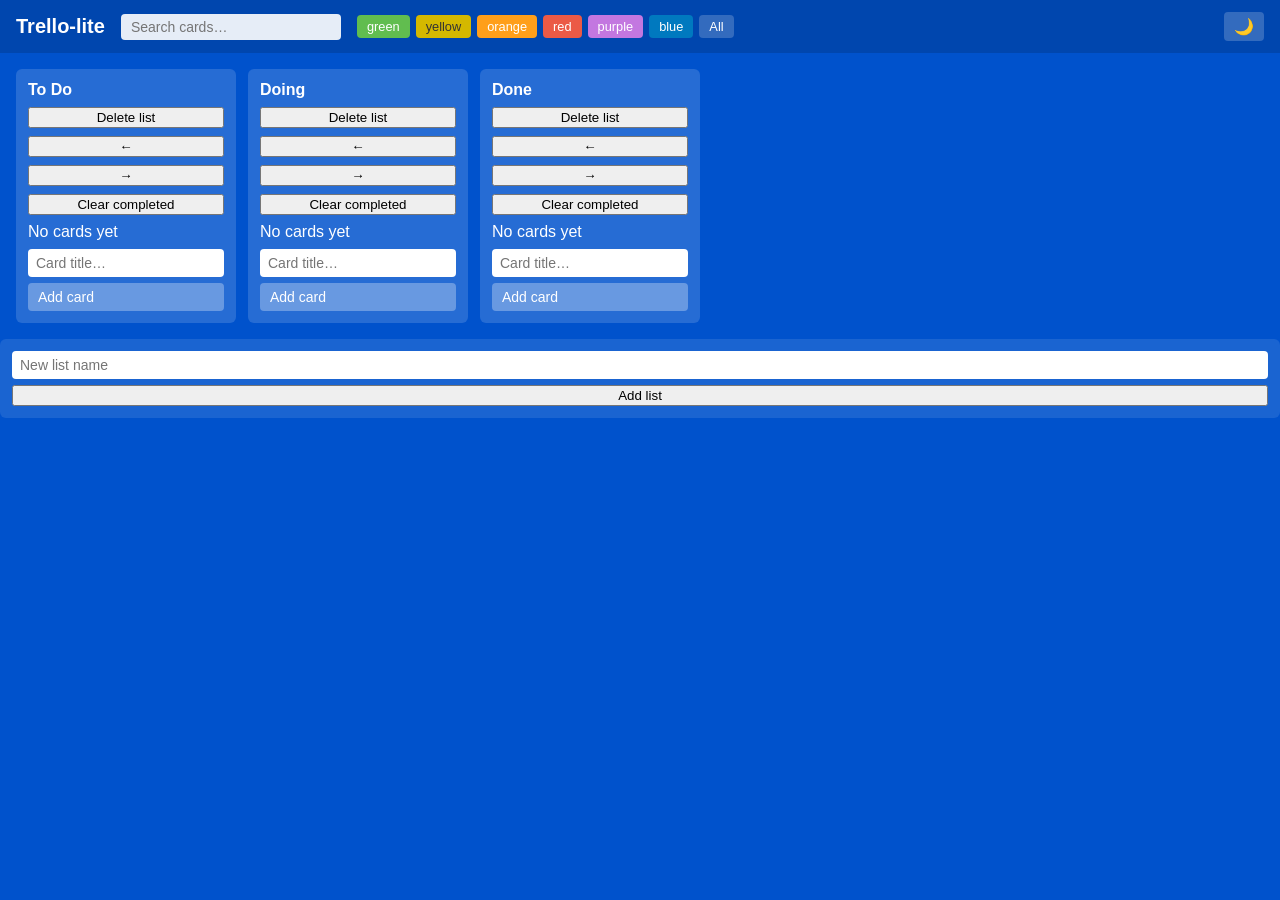
<file: index.html>
<!DOCTYPE html>
<html lang="en">
<head>
  <meta charset="UTF-8">
  <meta name="viewport" content="width=device-width, initial-scale=1.0">
  <title>Trello-lite</title>
  <link rel="stylesheet" href="style.css">
</head>
<body>
  <header>
    <h1>Trello-lite</h1>
    <input type="search" id="search" placeholder="Search cards…" aria-label="Search cards">
    <div class="filter-controls" id="label-filter-controls"></div>
    <button class="theme-toggle" id="theme-toggle" type="button" aria-label="Toggle dark mode" title="Toggle dark mode">🌙</button>
  </header>
  <div class="board-container"></div>
  <script src="app.js"></script>
</body>
</html>
</file>
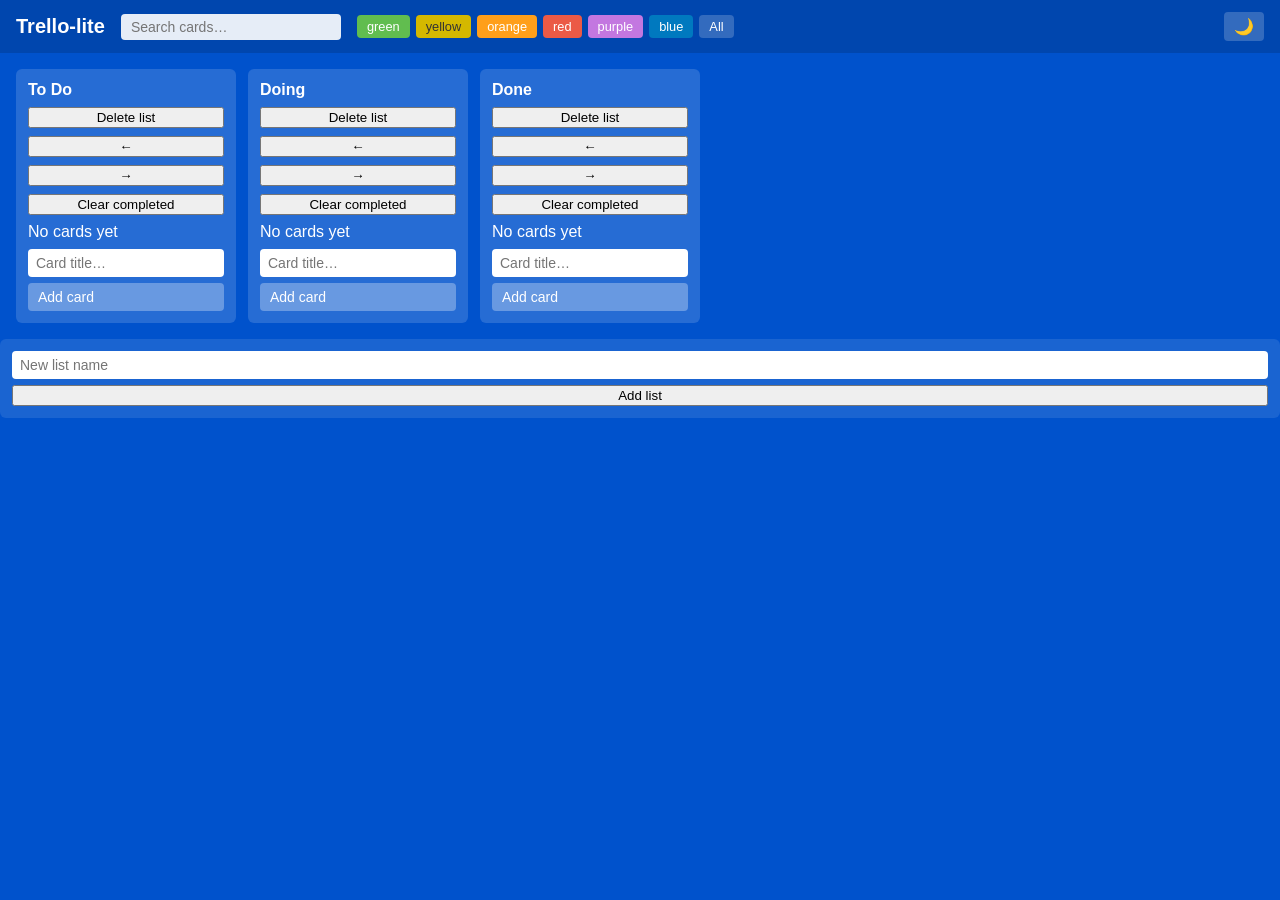
<file: tests/index.html>
<!DOCTYPE html>
<html lang="en">
<head>
  <meta charset="UTF-8">
  <meta name="viewport" content="width=device-width, initial-scale=1.0">
  <title>Trello-lite</title>
  <link rel="stylesheet" href="../style.css">
</head>
<body>
  <header>
    <h1>Trello-lite</h1>
    <input type="search" id="search" placeholder="Search cards…" aria-label="Search cards">
    <div class="filter-controls" id="label-filter-controls"></div>
    <button class="theme-toggle" id="theme-toggle" type="button" aria-label="Toggle dark mode" title="Toggle dark mode">🌙</button>
  </header>
  <div class="board-container"></div>
  <script src="../app.js"></script>
</body>
</html>
</file>
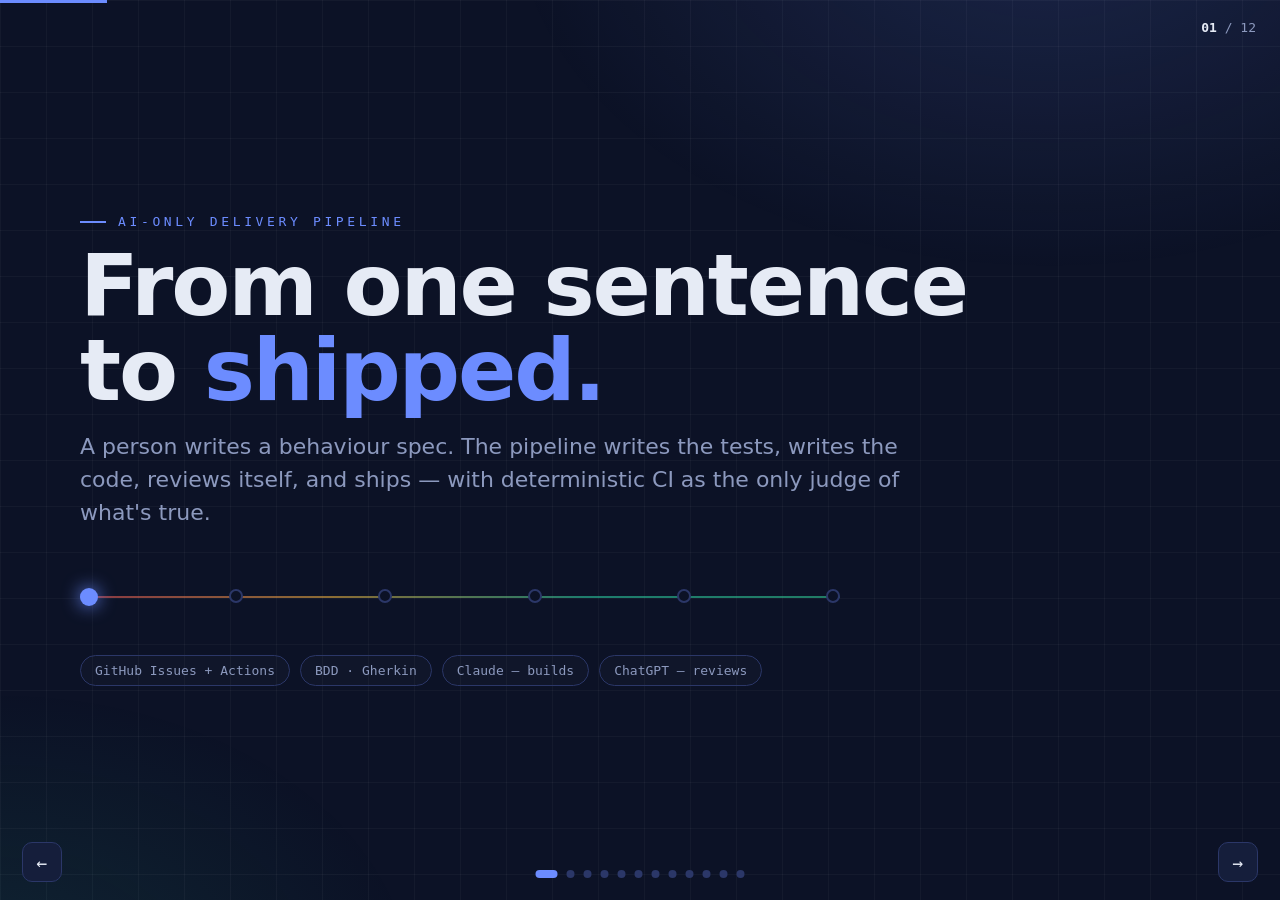
<file: docs/pipeline-deck.html>
<!doctype html>
<html lang="en">
<head>
  <meta charset="utf-8">
  <meta name="viewport" content="width=device-width, initial-scale=1">
  <title>AI-Only Delivery Pipeline</title>
</head>
<body>
<!--
  ============================================================================
  AI-ONLY DELIVERY PIPELINE — slide deck
  ----------------------------------------------------------------------------
  HOW TO EDIT
    • Each slide is a  <section class="slide">  block. Edit the text directly.
    • Colors & fonts live in the :root variables just below — change them once.
    • Navigate: ← / → arrow keys, Space, the on-screen arrows, or the dots.
  ============================================================================
-->
<style>
  :root {
    /* ---- palette (edit here) ---- */
    --ground:   #0C1226;   /* deep indigo-navy */
    --panel:    #151E3B;
    --panel-2:  #1C2750;
    --line:     #2B3768;
    --text:     #E6EBF5;
    --muted:    #8C99BE;
    --accent:   #6C8CFF;   /* periwinkle — AI / automation (the brand colour) */
    --claude:   #6C8CFF;   /* generation (Claude) */
    --gpt:      #2DD4A7;   /* review (ChatGPT) */
    --pass:     #34D399;   /* deterministic gate: pass */
    --fail:     #F2555A;   /* deterministic gate: must-fail */
    --amber:    #F4B740;   /* deterministic CI / human touchpoint */

    /* ---- type ---- */
    --sans: "Inter", system-ui, -apple-system, "Segoe UI", Helvetica, Arial, sans-serif;
    --mono: ui-monospace, "SF Mono", "JetBrains Mono", Menlo, Consolas, monospace;
  }

  * { box-sizing: border-box; }
  html, body { margin: 0; height: 100%; }
  body {
    background: var(--ground);
    color: var(--text);
    font-family: var(--sans);
    overflow: hidden;
    -webkit-font-smoothing: antialiased;
  }

  /* faint blueprint grid + glow so the dark ground isn't flat */
  .bg {
    position: fixed; inset: 0; z-index: 0; pointer-events: none;
    background-image:
      radial-gradient(900px 600px at 82% -10%, rgba(108,140,255,.16), transparent 60%),
      radial-gradient(700px 500px at 0% 110%, rgba(45,212,167,.10), transparent 60%),
      linear-gradient(rgba(255,255,255,.035) 1px, transparent 1px),
      linear-gradient(90deg, rgba(255,255,255,.035) 1px, transparent 1px);
    background-size: 100% 100%, 100% 100%, 46px 46px, 46px 46px;
  }

  /* ---- deck mechanics ---- */
  .deck { position: relative; z-index: 1; height: 100vh; overflow: hidden; }
  .track {
    display: flex; height: 100%;
    transition: transform .5s cubic-bezier(.7,.05,.2,1);
  }
  .slide {
    position: relative;
    min-width: 100vw; height: 100vh;
    padding: clamp(28px, 6vw, 96px);
    display: flex; flex-direction: column; justify-content: center;
    gap: 22px;
  }
  .slide-inner { max-width: 1120px; width: 100%; margin: 0 auto; }

  /* ---- shared type ---- */
  .eyebrow {
    font-family: var(--mono); font-size: 13px; letter-spacing: .28em;
    text-transform: uppercase; color: var(--accent);
    display: flex; align-items: center; gap: 12px;
  }
  .eyebrow::before { content: ""; width: 26px; height: 2px; background: var(--accent); }
  h1 {
    font-size: clamp(40px, 7vw, 86px); line-height: .98; letter-spacing: -.025em;
    font-weight: 800; margin: 14px 0 0;
  }
  h2 {
    font-size: clamp(28px, 4.4vw, 50px); line-height: 1.04; letter-spacing: -.02em;
    font-weight: 800; margin: 12px 0 0;
  }
  .lead { font-size: clamp(17px, 2vw, 22px); line-height: 1.5; color: var(--muted); max-width: 60ch; margin-top: 18px; }
  strong { color: var(--text); font-weight: 700; }
  .accent { color: var(--accent); }
  .mono { font-family: var(--mono); }

  /* code chip */
  code {
    font-family: var(--mono); font-size: .92em;
    background: var(--panel-2); border: 1px solid var(--line);
    padding: 2px 8px; border-radius: 6px; color: #CBD5FF;
  }

  /* ---- title chips ---- */
  .chips { display: flex; flex-wrap: wrap; gap: 10px; margin-top: 30px; }
  .chip {
    font-family: var(--mono); font-size: 13px; color: var(--muted);
    border: 1px solid var(--line); border-radius: 999px; padding: 7px 14px;
    background: rgba(255,255,255,.02);
  }

  /* ---- two-column ---- */
  .cols { display: grid; grid-template-columns: 1fr 1fr; gap: 22px; margin-top: 28px; }
  .card {
    background: var(--panel); border: 1px solid var(--line); border-radius: 16px;
    padding: 26px; display: flex; flex-direction: column; gap: 12px;
  }
  .card h3 { margin: 0; font-size: 14px; font-family: var(--mono); letter-spacing: .12em; text-transform: uppercase; }
  .card.human h3 { color: var(--text); }
  .card.bot h3 { color: var(--accent); }
  .card ul { margin: 6px 0 0; padding-left: 18px; color: var(--muted); line-height: 1.7; font-size: 16px; }
  .card li::marker { color: var(--accent); }

  /* ---- pipeline diagram ---- */
  .pipe { margin-top: 30px; overflow-x: auto; padding-bottom: 10px; }
  .track-row { display: flex; align-items: stretch; gap: 0; min-width: 880px; }
  .node {
    position: relative; flex: 1; min-width: 96px;
    display: flex; flex-direction: column; align-items: center; text-align: center; gap: 10px;
    padding: 0 6px;
  }
  .node .dot {
    width: 46px; height: 46px; border-radius: 13px; display: grid; place-items: center;
    background: var(--panel); border: 1.5px solid var(--line);
    font-family: var(--mono); font-weight: 700; font-size: 17px; color: var(--text);
    position: relative; z-index: 2;
  }
  /* connector line behind dots */
  .node::after {
    content: ""; position: absolute; top: 23px; left: 50%; width: 100%; height: 2px;
    background: var(--line); z-index: 1;
  }
  .node:last-child::after { display: none; }
  .node .label { font-size: 12.5px; line-height: 1.25; color: var(--muted); }
  .node .who { font-family: var(--mono); font-size: 10px; letter-spacing: .1em; text-transform: uppercase; }

  .node.claude .dot { border-color: var(--claude); color: var(--claude); box-shadow: 0 0 0 4px rgba(108,140,255,.10); }
  .node.claude .who { color: var(--claude); }
  .node.gpt .dot { border-color: var(--gpt); color: var(--gpt); box-shadow: 0 0 0 4px rgba(45,212,167,.10); }
  .node.gpt .who { color: var(--gpt); }
  .node.human .dot { border-color: var(--text); color: var(--text); }
  .node.human .who { color: var(--text); }
  .node.fail .dot { border-color: var(--fail); color: var(--fail); box-shadow: 0 0 0 4px rgba(242,85,90,.12); }
  .node.fail .who { color: var(--fail); }
  .node.pass .dot { border-color: var(--pass); color: var(--pass); box-shadow: 0 0 0 4px rgba(52,211,153,.14); }
  .node.pass .who { color: var(--pass); }

  .legend { display: flex; flex-wrap: wrap; gap: 18px 26px; margin-top: 26px; font-family: var(--mono); font-size: 12.5px; color: var(--muted); }
  .legend span { display: inline-flex; align-items: center; gap: 8px; }
  .swatch { width: 12px; height: 12px; border-radius: 4px; border: 1.5px solid; }

  /* ---- step slides: big number + body ---- */
  .step { display: grid; grid-template-columns: auto 1fr; gap: clamp(20px, 4vw, 56px); align-items: start; margin-top: 10px; }
  .step .num { font-family: var(--mono); font-size: clamp(54px, 9vw, 120px); font-weight: 800; line-height: .8; color: var(--panel-2); -webkit-text-stroke: 1.5px var(--accent); }
  .stack { display: flex; flex-direction: column; gap: 18px; }
  .gate { display: inline-flex; align-items: center; gap: 10px; font-family: var(--mono); font-size: 14px; border-radius: 10px; padding: 9px 14px; border: 1px solid var(--line); width: fit-content; }
  .gate.fail { color: var(--fail); border-color: rgba(242,85,90,.5); background: rgba(242,85,90,.07); }
  .gate.pass { color: var(--pass); border-color: rgba(52,211,153,.5); background: rgba(52,211,153,.07); }
  .gate b { color: inherit; }

  .rows { display: flex; flex-direction: column; gap: 14px; margin-top: 8px; }
  .rows .r { display: flex; gap: 14px; align-items: baseline; font-size: 17px; color: var(--muted); line-height: 1.5; }
  .rows .r .k { font-family: var(--mono); font-size: 12px; letter-spacing: .1em; text-transform: uppercase; color: var(--accent); min-width: 92px; flex-shrink: 0; padding-top: 3px; }

  /* ---- benefit grid ---- */
  .grid3 { display: grid; grid-template-columns: repeat(3, 1fr); gap: 18px; margin-top: 28px; }
  .ben { background: var(--panel); border: 1px solid var(--line); border-radius: 14px; padding: 22px; }
  .ben .t { font-weight: 700; font-size: 18px; margin: 4px 0 8px; }
  .ben .d { color: var(--muted); font-size: 15px; line-height: 1.55; }
  .ben .ic { font-family: var(--mono); color: var(--accent); font-size: 13px; letter-spacing: .1em; }

  /* ---- closing ---- */
  .big-cta { font-size: clamp(36px, 6vw, 72px); font-weight: 800; letter-spacing: -.02em; line-height: 1; }
  .cmd { font-family: var(--mono); font-size: clamp(18px,2.4vw,26px); color: var(--gpt); margin-top: 22px; }
  .cmd .caret { color: var(--muted); }

  /* ---- animated token on the hero strip ---- */
  .hero-strip { margin-top: 40px; position: relative; height: 56px; max-width: 760px; }
  .hero-strip .rail { position: absolute; top: 27px; left: 0; right: 0; height: 2px; background: linear-gradient(90deg, var(--fail), var(--amber), var(--gpt), var(--pass)); opacity: .55; border-radius: 2px; }
  .hero-strip .stops { display: flex; justify-content: space-between; position: relative; }
  .hero-strip .stop { width: 14px; height: 14px; border-radius: 50%; background: var(--ground); border: 2px solid var(--line); margin-top: 20px; }
  .token { position: absolute; top: 19px; left: 0; width: 18px; height: 18px; border-radius: 50%; background: var(--accent); box-shadow: 0 0 18px var(--accent); animation: run 6s cubic-bezier(.6,0,.4,1) infinite; }
  @keyframes run { 0%{left:0} 50%{left:calc(100% - 18px)} 100%{left:0} }

  /* ---- chrome: progress, dots, arrows, counter ---- */
  .progress { position: fixed; top: 0; left: 0; height: 3px; background: var(--accent); z-index: 10; transition: width .4s ease; }
  .dots { position: fixed; bottom: 22px; left: 50%; transform: translateX(-50%); display: flex; gap: 9px; z-index: 10; }
  .dots button { width: 8px; height: 8px; border-radius: 50%; border: 0; background: var(--line); cursor: pointer; padding: 0; transition: all .25s; }
  .dots button.on { background: var(--accent); width: 22px; border-radius: 5px; }
  .nav { position: fixed; bottom: 18px; z-index: 10; display: flex; gap: 8px; }
  .nav.right { right: 22px; } .nav.left { left: 22px; }
  .nav button {
    font-family: var(--mono); font-size: 18px; width: 40px; height: 40px; border-radius: 10px;
    background: var(--panel); color: var(--text); border: 1px solid var(--line); cursor: pointer;
  }
  .nav button:hover { border-color: var(--accent); color: var(--accent); }
  .nav button:focus-visible, .dots button:focus-visible { outline: 2px solid var(--accent); outline-offset: 2px; }
  .counter { position: fixed; top: 20px; right: 24px; z-index: 10; font-family: var(--mono); font-size: 13px; color: var(--muted); }
  .counter b { color: var(--text); }

  @media (max-width: 720px) {
    .cols, .grid3 { grid-template-columns: 1fr; }
    .step { grid-template-columns: 1fr; }
  }
  @media (prefers-reduced-motion: reduce) {
    .track { transition: none; }
    .token { animation: none; }
  }
</style>

<div class="bg"></div>
<div class="progress" id="progress"></div>
<div class="counter"><b id="cnum">01</b> / <span id="ctot">12</span></div>

<div class="deck">
  <div class="track" id="track">

    <!-- SLIDE 1 · TITLE ---------------------------------------------------- -->
    <section class="slide">
      <div class="slide-inner">
        <div class="eyebrow">AI-only delivery pipeline</div>
        <h1>From one sentence<br>to <span class="accent">shipped.</span></h1>
        <p class="lead">A person writes a behaviour spec. The pipeline writes the tests, writes the code, reviews itself, and ships — with deterministic CI as the only judge of what's true.</p>
        <div class="hero-strip" aria-hidden="true">
          <div class="rail"></div>
          <div class="stops">
            <span class="stop"></span><span class="stop"></span><span class="stop"></span>
            <span class="stop"></span><span class="stop"></span><span class="stop"></span>
          </div>
          <div class="token"></div>
        </div>
        <div class="chips">
          <span class="chip">GitHub Issues + Actions</span>
          <span class="chip">BDD · Gherkin</span>
          <span class="chip">Claude — builds</span>
          <span class="chip">ChatGPT — reviews</span>
        </div>
      </div>
    </section>

    <!-- SLIDE 2 · THE SHIFT ------------------------------------------------ -->
    <section class="slide">
      <div class="slide-inner">
        <div class="eyebrow">The shift</div>
        <h2>You describe <span class="accent">what.</span><br>The pipeline figures out <span class="accent">how.</span></h2>
        <div class="cols">
          <div class="card human">
            <h3>The human owns</h3>
            <ul>
              <li>One capability, written as a BDD spec — Given / When / Then</li>
              <li>Small and concrete enough to build and test as a single unit</li>
              <li>The decision to start: a <code>@go-develop</code> comment</li>
            </ul>
          </div>
          <div class="card bot">
            <h3>The pipeline owns</h3>
            <ul>
              <li>Writing the tests, then the implementation</li>
              <li>Running every test, reviewing the code, fixing the feedback</li>
              <li>Resolving conflicts, merging, and deploying</li>
            </ul>
          </div>
        </div>
        <p class="lead">Engineers spend their attention on the <strong>intent</strong>, not the boilerplate.</p>
      </div>
    </section>

    <!-- SLIDE 3 · THE PIPELINE (overview) --------------------------------- -->
    <section class="slide">
      <div class="slide-inner">
        <div class="eyebrow">The line, end to end</div>
        <h2>One spec in. A shipped, tested feature out.</h2>
        <div class="pipe">
          <div class="track-row">
            <div class="node human"><div class="dot">✶</div><div class="who">Human</div><div class="label">Spec<br>(issue)</div></div>
            <div class="node claude"><div class="dot">T</div><div class="who">Claude</div><div class="label">Generate<br>tests</div></div>
            <div class="node fail"><div class="dot">✗</div><div class="who">CI gate</div><div class="label">Dry-run<br>must fail</div></div>
            <div class="node gpt"><div class="dot">R</div><div class="who">ChatGPT</div><div class="label">Test<br>review</div></div>
            <div class="node claude"><div class="dot">C</div><div class="who">Claude</div><div class="label">Write<br>code</div></div>
            <div class="node pass"><div class="dot">✓</div><div class="who">CI gate</div><div class="label">Verify<br>must pass</div></div>
            <div class="node gpt"><div class="dot">↺</div><div class="who">ChatGPT</div><div class="label">Code<br>review</div></div>
            <div class="node pass"><div class="dot">⤓</div><div class="who">CI gate</div><div class="label">Merge<br>+ deploy</div></div>
          </div>
        </div>
        <div class="legend">
          <span><span class="swatch" style="border-color:var(--text)"></span> Human — writes the spec</span>
          <span><span class="swatch" style="border-color:var(--claude)"></span> Claude — generates tests &amp; code</span>
          <span><span class="swatch" style="border-color:var(--gpt)"></span> ChatGPT — reviews</span>
          <span><span class="swatch" style="border-color:var(--pass)"></span> Deterministic CI — runs &amp; decides</span>
        </div>
      </div>
    </section>

    <!-- SLIDE 4 · SPEC & GUARDRAIL ----------------------------------------- -->
    <section class="slide">
      <div class="slide-inner">
        <div class="eyebrow">Steps 1–2 · Intake</div>
        <div class="step">
          <div class="num">01</div>
          <div class="stack">
            <h2>A spec is the contract.</h2>
            <div class="rows">
              <div class="r"><span class="k">File it</span><span>Open a GitHub issue from the <strong>BDD Spec</strong> template — a Gherkin <code>Feature</code> with Given / When / Then.</span></div>
              <div class="r"><span class="k">Trigger</span><span>Comment <code>@go-develop</code> when it's ready. That one comment runs the whole pipeline.</span></div>
              <div class="r"><span class="k">Guardrail</span><span>A deterministic check rejects vague specs and ones too big to test as a unit — and <strong>suggests how to split them</strong>.</span></div>
            </div>
            <p class="lead">Everything downstream is derived from this spec, so it has to be small, concrete, and checkable.</p>
          </div>
        </div>
      </div>
    </section>

    <!-- SLIDE 5 · TESTS FIRST (RED) ---------------------------------------- -->
    <section class="slide">
      <div class="slide-inner">
        <div class="eyebrow">Steps 3–4 · Tests first</div>
        <div class="step">
          <div class="num">02</div>
          <div class="stack">
            <h2>Write the tests. Watch them fail.</h2>
            <div class="rows">
              <div class="r"><span class="k">Generate</span><span>Claude turns the spec into executable tests and opens a <strong>draft</strong> PR — no implementation yet.</span></div>
              <div class="r"><span class="k">Test QA</span><span>ChatGPT (the red team) checks the tests faithfully cover the spec.</span></div>
            </div>
            <div class="gate fail"><b>✗ Dry-run gate</b> — the tests <b>must fail</b> against the empty codebase</div>
            <p class="lead">A failing dry-run is the proof the tests are real — that they can't silently auto-pass later.</p>
          </div>
        </div>
      </div>
    </section>

    <!-- SLIDE 6 · IMPLEMENT (GREEN) ---------------------------------------- -->
    <section class="slide">
      <div class="slide-inner">
        <div class="eyebrow">Steps 5–6 · Build to green</div>
        <div class="step">
          <div class="num">03</div>
          <div class="stack">
            <h2>Code until the tests pass.</h2>
            <div class="rows">
              <div class="r"><span class="k">Implement</span><span>Claude writes the minimal code to satisfy the failing tests, fed the real CI output each round.</span></div>
              <div class="r"><span class="k">Authority</span><span>Claude never decides if it passed — it only generates. <strong>The CI runs the tests.</strong></span></div>
            </div>
            <div class="gate pass"><b>✓ Verify gate</b> — the tests <b>must pass</b>, then the PR leaves draft</div>
            <p class="lead">Red, then green — proven by the machine, not claimed by the author.</p>
          </div>
        </div>
      </div>
    </section>

    <!-- SLIDE 7 · REVIEW LOOP ---------------------------------------------- -->
    <section class="slide">
      <div class="slide-inner">
        <div class="eyebrow">Steps 7–8 · Review</div>
        <div class="step">
          <div class="num">04</div>
          <div class="stack">
            <h2>Adversarial review, then approval.</h2>
            <div class="rows">
              <div class="r"><span class="k">Review</span><span>ChatGPT reviews the implementation and blocks <strong>only on real issues</strong> — correctness, security, spec. Polish is a suggestion.</span></div>
              <div class="r"><span class="k">Address</span><span>Claude fixes the blocking points; the cycle repeats until the reviewer approves.</span></div>
              <div class="r"><span class="k">Backstop</span><span>If it can't converge, it's capped and handed to a human — it never loops forever, and never merges unreviewed.</span></div>
            </div>
            <p class="lead">Two different models: one builds, one critiques. Neither grades its own homework.</p>
          </div>
        </div>
      </div>
    </section>

    <!-- SLIDE 8 · SHIP ----------------------------------------------------- -->
    <section class="slide">
      <div class="slide-inner">
        <div class="eyebrow">Step 9 · Ship</div>
        <div class="step">
          <div class="num">05</div>
          <div class="stack">
            <h2>It merges and deploys itself.</h2>
            <div class="rows">
              <div class="r"><span class="k">Approve</span><span>A formal approval is posted, the <strong>full CI suite</strong> runs one more time.</span></div>
              <div class="r"><span class="k">Merge</span><span>Squash-merge to <code>main</code>; the originating issue closes automatically.</span></div>
              <div class="r"><span class="k">Deploy</span><span>GitHub Pages redeploys the result. When <code>main</code> moves, open PRs <strong>auto-resync</strong> and re-verify.</span></div>
            </div>
            <p class="lead">From <code>@go-develop</code> to a live deploy — no human hands on the keyboard in between.</p>
          </div>
        </div>
      </div>
    </section>

    <!-- SLIDE 9 · CORE PRINCIPLE ------------------------------------------- -->
    <section class="slide">
      <div class="slide-inner">
        <div class="eyebrow">Why you can trust it</div>
        <h2>AI <span class="accent">generates.</span><br>Deterministic CI <span class="accent">judges.</span></h2>
        <p class="lead">The split is the whole point. The AI only ever produces artifacts — tests, code, fixes, reviews. Whether the tests pass or fail is decided by a plain test run, every time. The machine is never the judge of its own work, so "it looks done" can never stand in for "it is green."</p>
        <div class="cols">
          <div class="card bot"><h3>AI does</h3><ul><li>Generate tests from the spec</li><li>Generate code to pass them</li><li>Generate reviews &amp; fixes</li></ul></div>
          <div class="card human"><h3>CI decides</h3><ul><li>Run the tests — must fail, then must pass</li><li>Run the full suite before merge</li><li>Resolve conflicts toward <code>main</code></li></ul></div>
        </div>
      </div>
    </section>

    <!-- SLIDE 10 · BENEFITS ------------------------------------------------- -->
    <section class="slide">
      <div class="slide-inner">
        <div class="eyebrow">What you get</div>
        <h2>The payoff</h2>
        <div class="grid3">
          <div class="ben"><div class="ic">01</div><div class="t">Throughput</div><div class="d">Features move from spec to deploy on their own — in parallel, around the clock.</div></div>
          <div class="ben"><div class="ic">02</div><div class="t">Focus</div><div class="d">People spend their time on intent and edge cases, not scaffolding and glue code.</div></div>
          <div class="ben"><div class="ic">03</div><div class="t">Quality by construction</div><div class="d">Test-first, red→green proven, plus an independent adversarial review on every change.</div></div>
          <div class="ben"><div class="ic">04</div><div class="t">Traceable</div><div class="d">Issue → PR → green CI → merge → deploy. Every step is logged and reviewable.</div></div>
          <div class="ben"><div class="ic">05</div><div class="t">Self-healing</div><div class="d">When main moves, open work auto-rebases and re-verifies. No stuck branches.</div></div>
          <div class="ben"><div class="ic">06</div><div class="t">Consistent</div><div class="d">Every feature follows the same gates. The bar doesn't drift on a busy day.</div></div>
        </div>
      </div>
    </section>

    <!-- SLIDE 11 · GUARDRAILS ---------------------------------------------- -->
    <section class="slide">
      <div class="slide-inner">
        <div class="eyebrow">Safety rails</div>
        <h2>Autonomous, not unsupervised.</h2>
        <div class="rows" style="margin-top:18px">
          <div class="r"><span class="k">No auto-pass</span><span>Tests must fail before they're allowed to pass — bogus tests can't sneak through.</span></div>
          <div class="r"><span class="k">Right-sized</span><span>The guardrail refuses specs too big to test as one unit and proposes a split.</span></div>
          <div class="r"><span class="k">Real issues</span><span>Review blocks on correctness, security and spec — not taste — so it converges.</span></div>
          <div class="r"><span class="k">Bounded</span><span>Every loop is capped; a stuck change is escalated to a human, never merged blind.</span></div>
        </div>
        <p class="lead">Humans step in at exactly two moments: <strong>writing the spec</strong>, and <strong>resolving a genuine stall</strong>.</p>
      </div>
    </section>

    <!-- SLIDE 12 · CLOSE --------------------------------------------------- -->
    <section class="slide">
      <div class="slide-inner">
        <div class="eyebrow">Get started</div>
        <div class="big-cta">Describe it.<br>Let it <span class="accent">ship.</span></div>
        <div class="cmd"><span class="caret">issue ›</span> @go-develop</div>
        <p class="lead">Write the behaviour you want. The pipeline turns it into tested, reviewed, deployed code — and tells you the moment it needs you.</p>
        <div class="chips">
          <span class="chip">spec → tests → code → review → ship</span>
          <span class="chip">deterministic gates</span>
          <span class="chip">two AIs, one source of truth</span>
        </div>
      </div>
    </section>

  </div>
</div>

<div class="nav left"><button id="prev" aria-label="Previous slide">←</button></div>
<div class="nav right"><button id="next" aria-label="Next slide">→</button></div>
<div class="dots" id="dots" role="tablist" aria-label="Slides"></div>

<script>
  (function () {
    var track = document.getElementById('track');
    var slides = Array.prototype.slice.call(track.children);
    var total = slides.length;
    var i = 0;
    var dotsWrap = document.getElementById('dots');
    var progress = document.getElementById('progress');
    var cnum = document.getElementById('cnum');
    document.getElementById('ctot').textContent = String(total).padStart(2, '0');

    slides.forEach(function (_, n) {
      var b = document.createElement('button');
      b.setAttribute('role', 'tab');
      b.setAttribute('aria-label', 'Go to slide ' + (n + 1));
      b.addEventListener('click', function () { go(n); });
      dotsWrap.appendChild(b);
    });
    var dots = Array.prototype.slice.call(dotsWrap.children);

    function go(n) {
      i = Math.max(0, Math.min(total - 1, n));
      track.style.transform = 'translateX(' + (-i * 100) + 'vw)';
      dots.forEach(function (d, k) { d.classList.toggle('on', k === i); });
      progress.style.width = ((i + 1) / total * 100) + '%';
      cnum.textContent = String(i + 1).padStart(2, '0');
    }
    function next() { go(i + 1); }
    function prev() { go(i - 1); }

    document.getElementById('next').addEventListener('click', next);
    document.getElementById('prev').addEventListener('click', prev);
    document.addEventListener('keydown', function (e) {
      if (e.key === 'ArrowRight' || e.key === ' ' || e.key === 'PageDown') { e.preventDefault(); next(); }
      else if (e.key === 'ArrowLeft' || e.key === 'PageUp') { e.preventDefault(); prev(); }
      else if (e.key === 'Home') { go(0); } else if (e.key === 'End') { go(total - 1); }
    });
    // swipe (touch)
    var x0 = null;
    track.addEventListener('touchstart', function (e) { x0 = e.touches[0].clientX; }, { passive: true });
    track.addEventListener('touchend', function (e) {
      if (x0 === null) return;
      var dx = e.changedTouches[0].clientX - x0;
      if (Math.abs(dx) > 50) { dx < 0 ? next() : prev(); }
      x0 = null;
    });
    window.addEventListener('resize', function () { go(i); });
    go(0);
  })();
</script>
</body>
</html>
</file>
<file: style.css>
html { overflow-x: hidden; }
*, *::before, *::after { box-sizing: border-box; }
body, h1, h2, h3, h4, h5, h6, p, ul, ol, li, dl, dt, dd, figure, blockquote { margin: 0; padding: 0; }
body { font-family: sans-serif; background: #0052cc; color: #fff; min-height: 100vh; overflow-x: hidden; max-width: 100%; }
header { padding: 12px 16px; background: rgba(0,0,0,.15); display: flex; align-items: center; gap: 8px 16px; flex-wrap: wrap; overflow-x: hidden; }
h1 { font-size: 1.25rem; font-weight: 700; }
#search {
  border: none;
  border-radius: 4px;
  padding: 5px 10px;
  font-size: 0.875rem;
  width: 220px;
  max-width: 100%;
  min-width: 0;
  flex-shrink: 1;
  background: rgba(255,255,255,.9);
  color: #333;
}
.board-container { display: flex; gap: 12px; padding: 16px; max-width: 100%; overflow-x: auto; }
.column {
  background: rgba(255,255,255,.15);
  border-radius: 6px;
  padding: 12px;
  min-width: 220px;
  display: flex;
  flex-direction: column;
  gap: 8px;
  transition: background 0.15s, outline 0.15s;
}
.column.drag-over {
  background: rgba(255,255,255,.28);
  outline: 2px dashed rgba(255,255,255,.6);
  outline-offset: -2px;
}
.column-header { font-size: 1rem; font-weight: 600; }
.cards-list { display: flex; flex-direction: column; gap: 6px; }
.cards-list:empty::before {
  content: 'No cards in this column';
  display: block;
  color: rgba(255,255,255,.6);
  font-size: 0.82rem;
  padding: 6px 0;
  text-align: center;
}
.card {
  background: #fff;
  color: #333;
  border-radius: 4px;
  padding: 8px 10px;
  font-size: 0.9rem;
  display: flex;
  flex-direction: column;
  gap: 4px;
  cursor: grab;
  transition: opacity 0.15s, box-shadow 0.15s;
}
.card.dragging {
  opacity: 0.45;
  box-shadow: 0 6px 16px rgba(0,0,0,.35);
  cursor: grabbing;
}
.card-title {
  display: block;
  min-height: 40px;
  padding: 4px 0;
  word-break: break-word;
}
.card select {
  font-size: 0.8rem;
  padding: 2px 4px;
  border-radius: 3px;
  width: 100%;
  border: 1px solid #ccc;
  cursor: default;
}
button.delete {
  background: #e04040;
  border: none;
  border-radius: 3px;
  padding: 3px 8px;
  color: #fff;
  cursor: pointer;
  font-size: 0.75rem;
  align-self: flex-end;
}
button.delete:hover { background: #c03030; }
.add-card-form { display: flex; flex-direction: column; gap: 6px; }
input.card-input { border: none; border-radius: 4px; padding: 6px 8px; font-size: 0.875rem; width: 100%; }
button.add-card,
button.add-list-btn {
  background: rgba(255,255,255,.3);
  border: none;
  border-radius: 4px;
  padding: 6px 10px;
  color: #fff;
  cursor: pointer;
  font-size: 0.875rem;
  text-align: left;
}
button.add-card:hover,
button.add-list-btn:hover { background: rgba(255,255,255,.4); }
.error {
  background: #fef2f2;
  color: #991b1b;
  border-radius: 4px;
  padding: 6px 8px;
  font-size: 0.8rem;
  display: none;
}
.error.visible { display: block; }
input.input-error { outline: 2px solid #eb5a46; }
.label-picker-hint {
  font-size: 0.75rem;
  color: #666;
  padding: 0 2px 2px;
}
.add-list-section {
  display: flex;
  flex-direction: column;
  gap: 6px;
  min-width: 220px;
  padding: 12px;
  background: rgba(255,255,255,.1);
  border-radius: 6px;
  align-self: flex-start;
}
input.list-input {
  border: none;
  border-radius: 4px;
  padding: 6px 8px;
  font-size: 0.875rem;
  width: 100%;
}
.load-error {
  background: #fef2f2;
  color: #991b1b;
  padding: 8px 16px;
  font-size: 0.875rem;
}
button.open-card {
  background: #0052cc;
  color: #fff;
  border: none;
  border-radius: 3px;
  padding: 3px 8px;
  cursor: pointer;
  font-size: 0.75rem;
  align-self: flex-start;
}
button.open-card:hover { background: #0041a3; }
.card-modal-overlay {
  position: fixed;
  inset: 0;
  background: rgba(0,0,0,.5);
  display: flex;
  align-items: center;
  justify-content: center;
  z-index: 1000;
}
.card-modal {
  background: #fff;
  color: #333;
  border-radius: 6px;
  padding: 20px;
  min-width: 320px;
  max-width: 500px;
  width: 90%;
  display: flex;
  flex-direction: column;
  gap: 12px;
}
.card-modal h3 { font-size: 1.1rem; font-weight: 600; }
.card-modal label { font-size: 0.875rem; font-weight: 500; }
.card-modal .card-description {
  width: 100%;
  min-height: 80px;
  padding: 8px;
  border: 1px solid #ccc;
  border-radius: 4px;
  font-size: 0.9rem;
  resize: vertical;
  font-family: inherit;
  color: #333;
}
.modal-actions { display: flex; gap: 8px; justify-content: flex-end; }
button.save {
  background: #0052cc;
  color: #fff;
  border: none;
  border-radius: 4px;
  padding: 6px 14px;
  cursor: pointer;
  font-size: 0.875rem;
}
button.save:hover { background: #0041a3; }
button.modal-close {
  background: #e0e0e0;
  color: #333;
  border: none;
  border-radius: 4px;
  padding: 6px 14px;
  cursor: pointer;
  font-size: 0.875rem;
}
button.modal-close:hover { background: #bdbdbd; }
.card-labels { display: flex; flex-wrap: wrap; gap: 4px; min-height: 0; }
.label {
  display: inline-block;
  height: 8px;
  width: 40px;
  border-radius: 3px;
  font-size: 0px;
}
.label-green  { background: #61bd4f; }
.label-yellow { background: #f2d600; }
.label-orange { background: #ff9f1a; }
.label-red    { background: #eb5a46; }
.label-purple { background: #c377e0; }
.label-blue   { background: #0079bf; }
button.label-btn {
  background: #e8ecf0;
  border: none;
  border-radius: 3px;
  padding: 3px 8px;
  color: #333;
  cursor: pointer;
  font-size: 0.75rem;
  align-self: flex-start;
}
button.label-btn:hover { background: #d0d8e0; }
.label-picker {
  background: #fff;
  border: 1px solid #ccc;
  border-radius: 6px;
  box-shadow: 0 4px 12px rgba(0,0,0,.2);
  padding: 8px;
  display: flex;
  flex-direction: column;
  gap: 6px;
  min-width: 120px;
}
.label-option {
  border: none;
  border-radius: 4px;
  padding: 6px 10px;
  cursor: pointer;
  font-size: 0.85rem;
  color: #fff;
  text-align: left;
  font-weight: 500;
}
.label-option.label-green  { background: #61bd4f; }
.label-option.label-yellow { background: #d4b800; color: #333; }
.label-option.label-orange { background: #ff9f1a; }
.label-option.label-red    { background: #eb5a46; }
.label-option.label-purple { background: #c377e0; }
.label-option.label-blue   { background: #0079bf; }
.label-option.active { outline: 3px solid #333; outline-offset: -2px; }
.filter-controls {
  display: flex;
  gap: 6px;
  flex-wrap: wrap;
  align-items: center;
}
.filter-controls button {
  border: none;
  border-radius: 4px;
  padding: 4px 10px;
  cursor: pointer;
  font-size: 0.8rem;
  font-weight: 500;
  color: #fff;
  background: rgba(255,255,255,.25);
}
.filter-controls button:hover { background: rgba(255,255,255,.4); }
.filter-controls .filter-label-green  { background: #61bd4f; }
.filter-controls .filter-label-yellow { background: #d4b800; color: #333; }
.filter-controls .filter-label-orange { background: #ff9f1a; }
.filter-controls .filter-label-red    { background: #eb5a46; }
.filter-controls .filter-label-purple { background: #c377e0; }
.filter-controls .filter-label-blue   { background: #0079bf; }
.filter-controls .clear-label-filter  { background: rgba(255,255,255,.2); }

/* Dark mode toggle button */
.theme-toggle {
  margin-left: auto;
  background: rgba(255,255,255,.2);
  border: none;
  border-radius: 4px;
  padding: 5px 10px;
  cursor: pointer;
  font-size: 1rem;
  color: #fff;
}
.theme-toggle:hover { background: rgba(255,255,255,.35); }

/* Dark mode overrides */
[data-theme="dark"] body,
body[data-theme="dark"] {
  background: #1a1a2e;
  color: #e0e0e0;
}
[data-theme="dark"] header,
html[data-theme="dark"] header {
  background: rgba(0,0,0,.4);
}
[data-theme="dark"] .column,
html[data-theme="dark"] .column {
  background: rgba(255,255,255,.08);
}
[data-theme="dark"] .card,
html[data-theme="dark"] .card {
  background: #2d2d44;
  color: #e0e0e0;
  border-color: #444;
}
[data-theme="dark"] #search,
html[data-theme="dark"] #search {
  background: rgba(255,255,255,.15);
  color: #e0e0e0;
}

/* Responsive layout for small screens */
@media screen and (max-width: 600px) {
  header {
    flex-wrap: wrap;
    gap: 8px;
  }
  #search {
    width: 100%;
    min-width: 0;
  }
  .board-container {
    flex-direction: column;
    padding: 8px;
    gap: 8px;
  }
  .column,
  .add-list-section {
    min-width: 0;
    width: 100%;
  }
}
</file>
